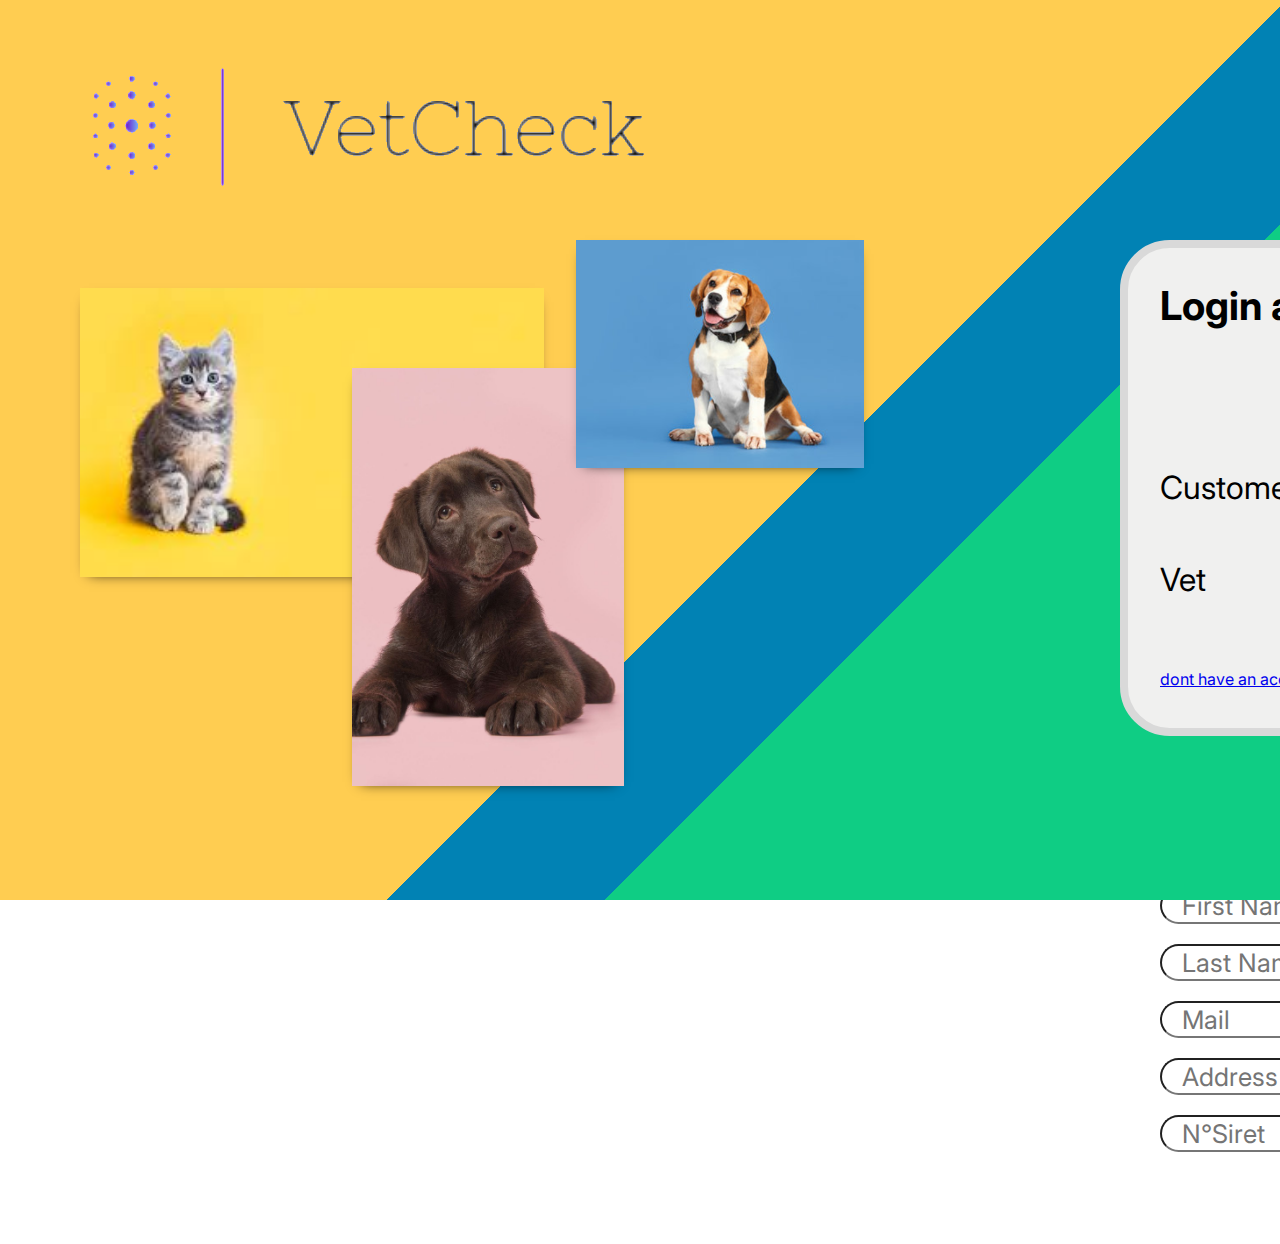
<file: backend/html/index.html>
<!DOCTYPE html>
<html lang="en">
<head>
  <meta charset="UTF-8">
  <meta http-equiv="X-UA-Compatible" content="IE=edge">
  <meta name="viewport" content="width=device-width, initial-scale=1.0">
  <link rel="preconnect" href="https://fonts.googleapis.com">
  <link rel="preconnect" href="https://fonts.gstatic.com" crossorigin>
  <link href="https://fonts.googleapis.com/css2?family=Inter:wght@400;500;700&display=swap" rel="stylesheet"> 
  <link rel="stylesheet" href="../css/LoginAs.css">
  <title>Vetchek Login as</title>
</head>
<body>

	<div>

		<div id="column">
		hello hello hello hello hello hello hello hello hello hello hello hello 
		hello hello hello hello hello hello hello hello hello hello hello hello 
		hello hello hello hello hello hello hello hello hello hello hello hello 
		hello hello hello hello hello hello hello hello hello hello hello hello 
		hello hello hello hello hello hello hello hello hello hello hello hello 
		hello hello hello hello hello hello hello hello hello hello hello hello 
		hello hello hello hello hello hello hello hello hello hello hello hello 
		hello hello hello hello hello hello hello hello hello hello hello hello 
		hello hello hello hello hello hello hello hello hello hello hello hello 
		hello hello hello hello hello hello hello hello hello hello hello hello 
		hello hello hello hello hello hello hello hello hello hello hello hello 
		hello hello hello hello hello hello hello hello hello hello hello hello 
		hello hello hello hello hello hello hello hello hello hello hello hello 
		hello hello hello hello hello hello hello hello hello hello hello hello 
		hello hello hello hello hello hello hello hello hello hello hello hello 
		hello hello hello hello hello hello hello hello hello hello hello hello 
		hello hello hello hello hello hello hello hello hello hello hello hello 
		hello hello hello hello hello hello hello hello hello hello hello hello 
		hello hello hello hello hello hello hello hello hello hello hello hello 
		hello hello hello hello hello hello hello hello hello hello hello hello 
		</div>
		

    <div id="how-displayed">

      <div id="design">
        <img id="logo-vetcheck" src="../images/LogoVetCheck.png">
        <img id="cat-yellow" src="../images/cat-Yellow.jpeg">
        <img id="dog-purple" src="../images/Dog-Purple.jpg">
        <img id="dog-blue" src="../images/Dog-Blue.png">
      </div>



      <div id="div-form">

        <form id="login-as" action="">

          <div id="div-display-login-as">
            
            <h2 id="login-as-text">Login as :</h2><br>

            <div class="div-inside-form">
              <label id="customer-text" for="radio-customer">Customer</label>
              <input id="radio-customer" type="radio" name="who_connect" value="Customer"><br>
            </div>
              
            <div class="div-inside-form">
              <label id="vet-text" for="radio-vet">Vet</label>
              <input id="radio-vet" class="radio" type="radio" name="who_connect" value="Vet"><br>
            </div>

            <div class="div-inside-form">
              <a id="link-dont-have-account" href="#">dont have an account yet ?</a>
              <input id="button-continue" type="submit" value="Continue">
            </div>
          </div>



          <div id="div-display-login">
            <div>
              <h2 id="login-text">Login</h2>
              <a id="sign-in-text" href="#">Sign in</a>
            </div>

            <div class="div-inside-form">
              <input id="mail" type="text" name="mail" placeholder="Mail">
            </div>

            <div class="div-inside-form">
              <input id="password" type="text" name="password" placeholder="Password">
            </div>

            <div class="div-inside-form">
              <a id="back" href="#">Back</a>
              <input id="button-login" type="submit" value="Login">
            </div>
          </div>
          


          <div id="div-display-sign-in">

            <a id="login-text-2" href="#">Login</a>
            <h2 id="sign-in-text-2">Sign in</h2>

            <div class="div-inside-form-sign">
              <input class="input-sign" type="text" name="first-name" placeholder="First Name">
            </div>
            
            <div class="div-inside-form-sign">
              <input class="input-sign" type="text" name="last-name" placeholder="Last Name">
            </div>

            <div class="div-inside-form-sign">
              <input class="input-sign" type="text" name="mail" placeholder="Mail">
            </div>
            
            <div class="div-inside-form-sign">
              <input class="input-sign" type="text" name="address" placeholder="Address">
            </div>

            <div class="div-inside-form-sign">
              <input class="input-sign" type="text" name="n-siret" placeholder="N°Siret">
            </div>
            
            <div class="div-inside-form-sign">
              <input id="button-sign-in" type="submit" value="Sign In">
            </div>
          </div>

        </form>

      </div>

    </div>

	</div>

  <script src="../js/LoginAs.js"></script>
  
</body>
</html>
</file>
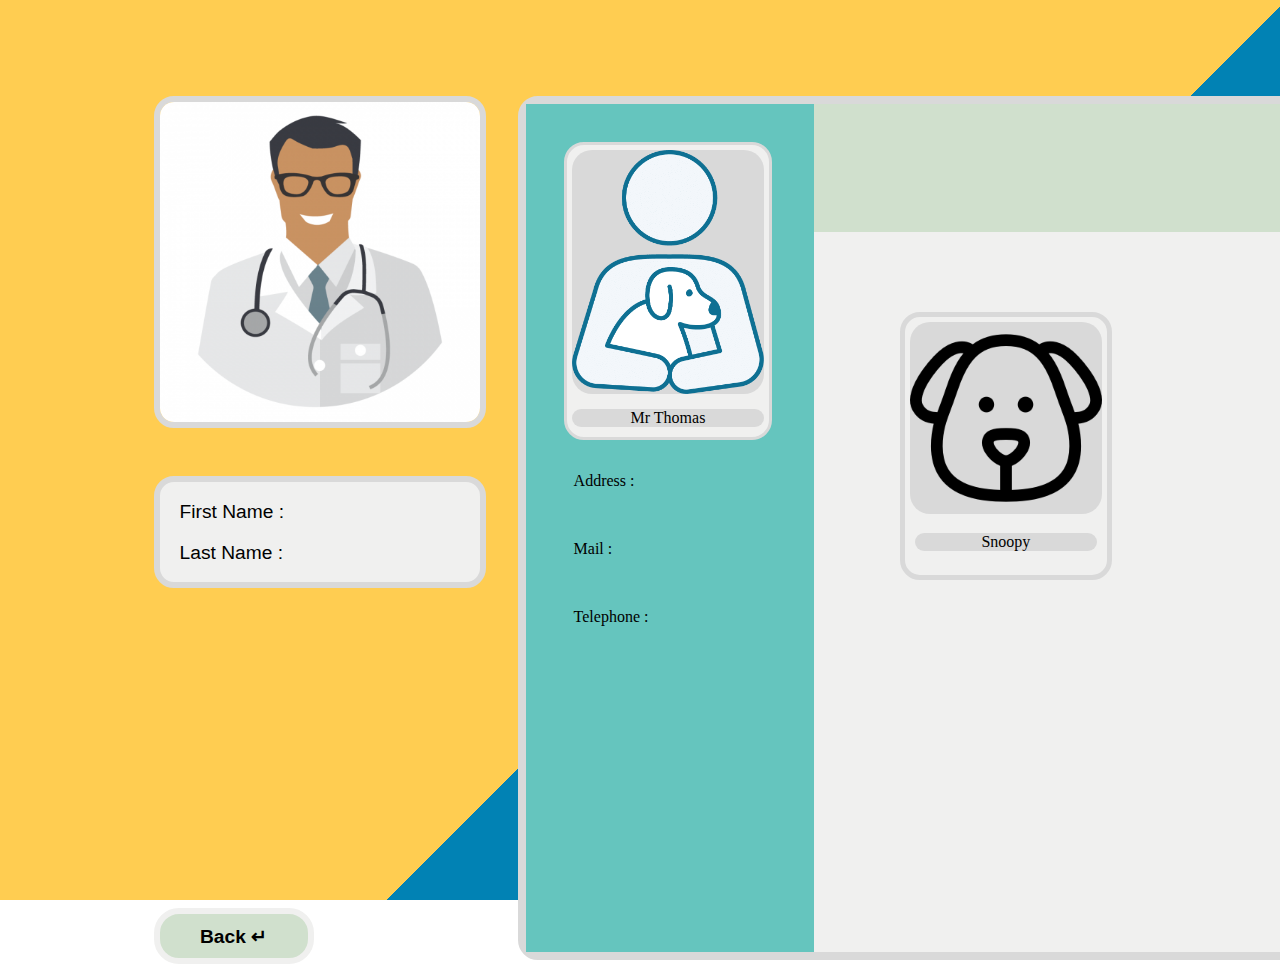
<file: backend/html/CustomerDetail.html>
<!DOCTYPE html>
<html lang="en">
<head>
  <meta charset="UTF-8">
  <meta http-equiv="X-UA-Compatible" content="IE=edge">
  <meta name="viewport" content="width=device-width, initial-scale=1.0">
  <link rel="stylesheet" href="../css/CustomerDetail.css">
  <title>Vetchek Template Login</title>
</head>
<body>

	<div>

		<div id="column">
		hello hello hello hello hello hello hello hello hello hello hello hello 
		hello hello hello hello hello hello hello hello hello hello hello hello 
		hello hello hello hello hello hello hello hello hello hello hello hello 
		hello hello hello hello hello hello hello hello hello hello hello hello 
		hello hello hello hello hello hello hello hello hello hello hello hello 
		hello hello hello hello hello hello hello hello hello hello hello hello 
		hello hello hello hello hello hello hello hello hello hello hello hello 
		hello hello hello hello hello hello hello hello hello hello hello hello 
		hello hello hello hello hello hello hello hello hello hello hello hello 
		hello hello hello hello hello hello hello hello hello hello hello hello 
		hello hello hello hello hello hello hello hello hello hello hello hello 
		hello hello hello hello hello hello hello hello hello hello hello hello 
		hello hello hello hello hello hello hello hello hello hello hello hello 
		hello hello hello hello hello hello hello hello hello hello hello hello 
		hello hello hello hello hello hello hello hello hello hello hello hello 
		hello hello hello hello hello hello hello hello hello hello hello hello 
		hello hello hello hello hello hello hello hello hello hello hello hello 
		hello hello hello hello hello hello hello hello hello hello hello hello 
		hello hello hello hello hello hello hello hello hello hello hello hello 
		hello hello hello hello hello hello hello hello hello hello hello hello 
		</div>

		<div id="how-displayed-vet-page">

			<div id="left-box-vet">

				<img id="veto-profil-pic" src="../images/VetoProfilePic.png">

				<div id="firstname-lastname-vet">
				<p>First Name :</p>
				<p>Last Name :</p>
				</div>

				<button id="back-button" >Back &#8629;</button>

			</div>

			<div id="right-box-vet">

				<div id="top-light-green"></div>
				<div id="left-light-blue"></div>

				<div id="client-box" >
					<img id="profil-pic-client" src="../images/ProfilePicClient.png">
					<p id="profil-client-text" >Mr Thomas</p>
				</div>

				<div id="client-info">
					<p>Address :</p><br>
					<p>Mail :</p><br>
					<p>Telephone :</p><br>
				</div>
				
				<div class="pet-box">
					
					<div class="pet-dog-cat-box" >
						<img class="icon-dog-cat" src="../images/IconeChien.png">
						<p class="dog-cat-text" >Snoopy</p>
					</div>
					
					<div class="pet-dog-cat-box" >
						<img class="icon-dog-cat" src="../images/Icone Chat.png">
						<p class="dog-cat-text" >Gato</p>
					</div>
					     
					<div class="pet-dog-cat-box" >
						<img class="icon-dog-cat" src="../images/IconeChien.png">
						<p class="dog-cat-text" >Snoopy</p>
					</div>
					
					<div class="pet-dog-cat-box" >
						<img class="icon-dog-cat" src="../images/Icone Chat.png">
						<p class="dog-cat-text" >Gato</p>
					</div>
				</div>

			</div>

		</div>
	</div>
	
	<script src="../js/CustomerDetail.js"></script>

</body>
</html>
</file>
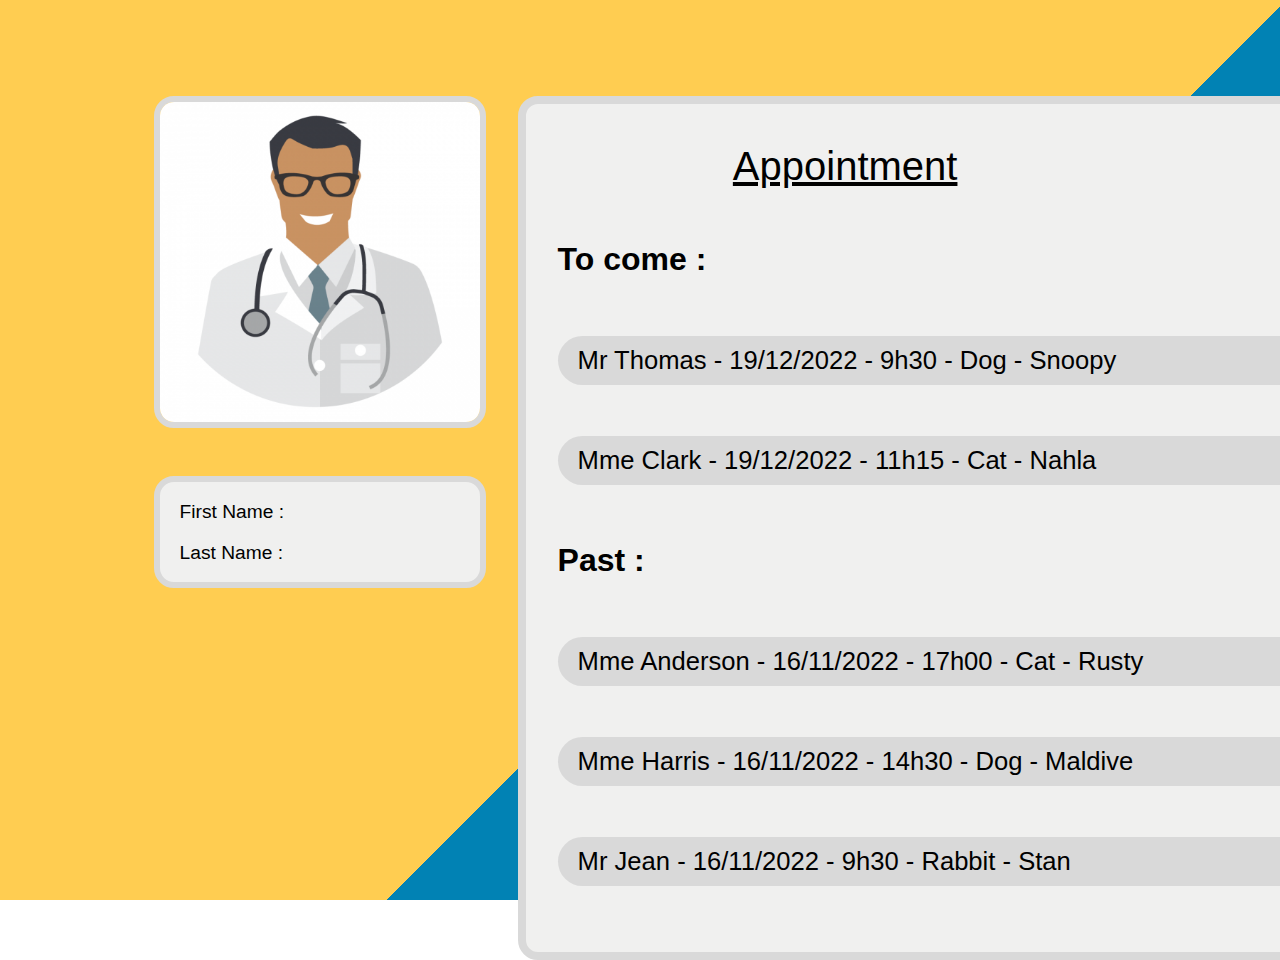
<file: backend/html/VetPage.html>
<!DOCTYPE html>
<html lang="en">
<head>
  <meta charset="UTF-8">
  <meta http-equiv="X-UA-Compatible" content="IE=edge">
  <meta name="viewport" content="width=device-width, initial-scale=1.0">
  <link rel="stylesheet" href="../css/VetPage.css">
  <title>Vetchek Template Login</title>
</head>
<body>

	<div>

		<div id="column">
		hello hello hello hello hello hello hello hello hello hello hello hello 
		hello hello hello hello hello hello hello hello hello hello hello hello 
		hello hello hello hello hello hello hello hello hello hello hello hello 
		hello hello hello hello hello hello hello hello hello hello hello hello 
		hello hello hello hello hello hello hello hello hello hello hello hello 
		hello hello hello hello hello hello hello hello hello hello hello hello 
		hello hello hello hello hello hello hello hello hello hello hello hello 
		hello hello hello hello hello hello hello hello hello hello hello hello 
		hello hello hello hello hello hello hello hello hello hello hello hello 
		hello hello hello hello hello hello hello hello hello hello hello hello 
		hello hello hello hello hello hello hello hello hello hello hello hello 
		hello hello hello hello hello hello hello hello hello hello hello hello 
		hello hello hello hello hello hello hello hello hello hello hello hello 
		hello hello hello hello hello hello hello hello hello hello hello hello 
		hello hello hello hello hello hello hello hello hello hello hello hello 
		hello hello hello hello hello hello hello hello hello hello hello hello 
		hello hello hello hello hello hello hello hello hello hello hello hello 
		hello hello hello hello hello hello hello hello hello hello hello hello 
		hello hello hello hello hello hello hello hello hello hello hello hello 
		hello hello hello hello hello hello hello hello hello hello hello hello 
		</div>

		<div id="how-displayed-vet-page">

			<div id="left-box-vet">

				<img id="veto-profil-pic" src="../images/VetoProfilePic.png">

				<div id="firstname-lastname-vet">
				<p>First Name :</p>
				<p>Last Name :</p>
				</div>

			</div>

			<div id="right-box-vet">

				<div id="appointment-customer">
					<a id="appointment-text" href="#">Appointment</a>
					<a id="customer-atext" href="#">Customer card</a>
				</div>
				
				<div id="side-appointment">
					<h3 class="rendez-vous-title" >To come :</h3>
					<p class="rendez-vous">Mr Thomas - 19/12/2022 - 9h30 - Dog - Snoopy</p>
					<p class="rendez-vous">Mme Clark - 19/12/2022 - 11h15 - Cat - Nahla</p>
					<h3 class="rendez-vous-title">Past :</h3>
					<p class="rendez-vous">Mme Anderson - 16/11/2022 - 17h00 - Cat - Rusty</p>
					<p class="rendez-vous">Mme Harris - 16/11/2022 - 14h30 - Dog - Maldive</p>
					<p class="rendez-vous">Mr Jean - 16/11/2022 - 9h30 - Rabbit - Stan</p>
					<p class="rendez-vous">Mr Libell - 15/11/2022 - 17h00 - Cat - Sky</p>
				</div>

				<div id="side-customer">

					<div class="client-box" >
						<img class="profil-pic-client" src="../images/ProfilePicClient.png">
						<p class="profil-client-text" >Mr Thomas</p>
					</div>

					<div class="client-box" >
						<img class="profil-pic-client" src="../images/ProfilePicClient.png">
						<p class="profil-client-text" >Mr Thomas</p>
					</div>

					<div class="client-box" >
						<img class="profil-pic-client" src="../images/ProfilePicClient.png">
						<p class="profil-client-text" >Mr Thomas</p>
					</div>

					<div class="client-box" >
						<img class="profil-pic-client" src="../images/ProfilePicClient.png">
						<p class="profil-client-text" >Mr Thomas</p>
					</div>

					<div class="client-box" >
						<img class="profil-pic-client" src="../images/ProfilePicClient.png">
						<p class="profil-client-text" >Mr Thomas</p>
					</div>

					<div class="client-box" >
						<img class="profil-pic-client" src="../images/ProfilePicClient.png">
						<p class="profil-client-text" >Mr Thomas</p>
					</div>

					<div class="client-box" >
						<img class="profil-pic-client" src="../images/ProfilePicClient.png">
						<p class="profil-client-text" >Mr Thomas</p>
					</div>

					<div class="client-box" >
						<img class="profil-pic-client" src="../images/ProfilePicClient.png">
						<p class="profil-client-text" >Mr Thomas</p>
					</div>

					<div class="client-box" >
						<img class="profil-pic-client" src="../images/ProfilePicClient.png">
						<p class="profil-client-text" >Mr Thomas</p>
					</div>

					<div class="client-box" >
						<img class="profil-pic-client" src="../images/ProfilePicClient.png">
						<p class="profil-client-text" >Mr Thomas</p>
					</div>

					<div class="client-box" >
						<img class="profil-pic-client" src="../images/ProfilePicClient.png">
						<p class="profil-client-text" >Mr Thomas</p>
					</div>

					<div class="client-box" >
						<img class="profil-pic-client" src="../images/ProfilePicClient.png">
						<p class="profil-client-text" >Mr Thomas</p>
					</div>

				</div>

			</div>

		</div>
	</div>
	
	<script src="../js/VetPage.js" ></script>

</body>
</html>
</file>
<file: backend/css/LoginAs.css>
html, body {
    background-image: linear-gradient(315deg, #0FCD84, #0FCD84 31%, #0182B4 31%, #0182B4 41%, #FFCD51 41%, #FFCD51 100%);
    background-repeat: no-repeat;
    margin: 0px;
    width: 100%;
    height: 100%;
}

#column {
    display: solid;
    position: absolute;
    z-index: -1;
    color: rgba(255, 127, 80, 0);
    background-color: rgba(255, 127, 80, 0.242);
    height: 100%;
    column-count: 12;
    column-gap: 40px;
    column-rule: 20px solid rgba(255, 255, 255, 0.196);
}




/* display: flex affiche la page login */
/* display: none affiche la page vet */
#how-displayed {
    display: flex;
    justify-content: space-around;
}





#design {
    background-color: rgba(0, 255, 255, 0);
    z-index: 0;
    height: 100%;
    width: 50%;
}

#cat-yellow {
    position: absolute;
    z-index: 0;
    width: 29rem;
    top: 18rem;
    left: 5rem;
    box-shadow: 0px 5px 13px -9px black;
}

#dog-purple {
    position: absolute;
    z-index: 1;
    width: 17rem;
    top: 23rem;
    left: 22rem;
    box-shadow: 0px 5px 13px -9px black;
}

#dog-blue {
    position: absolute;
    z-index: 2;
    width: 18rem;
    top: 15rem;
    left: 36rem;
    box-shadow: 0px 5px 13px -9px black;
}

#logo-vetcheck {
    position: absolute;
    left: 2.5rem;
}





#div-form {
    display: flex;
    width: 50%;
    height: 100%;
}

#login-as {
    background-color: #F0F0EF;
    border-style: solid;
    border-width: 8px;
    border-radius: 10%;
    border-color: #D9D9D9;
    position: absolute;
    top: 15rem;
    left: 70rem;
    width: 30rem;
    height: 30rem;
}

#div-display-login-as {
    display: flex;
    flex-direction: column;
    justify-content: space-around;
}

#login-as-text {
    font-size: 2.5rem;
    margin-left: 2rem;
    margin-bottom: 120px;
    font-family: 'Inter', sans-serif;
}

.div-inside-form {
    display: block;
    margin-bottom: 50px;
}

#customer-text {
    font-size: 2rem;
    margin-left: 2rem;
    font-family: 'Inter', sans-serif;
}

#radio-customer {
    margin-left: 12.8rem;
    margin-bottom: 0.7rem;
    width: 25px;
    height: 25px;
}

#vet-text {
    font-size: 2rem;
    margin-left: 2rem;
    font-family: 'Inter', sans-serif;
}

#radio-vet {
    margin-left: 19rem; 
    width: 25px;
    height: 25px;
    margin-bottom: 0.7rem;
}

#link-dont-have-account {
    margin-left: 2rem;
    font-family: 'Inter', sans-serif;
}

#button-continue {
    font-size: 1rem;
    margin-left: 6rem;
    padding: 1rem;
    background-color: #d9d9d9;
    border: none;
    border-color: #D9D9D9;
    border-radius: 2rem;
    font-family: 'Inter', sans-serif;
}





#div-display-login {
    display: none;
    flex-direction: column;
    justify-content: space-around;
    position:absolute;
    z-index: 0;
}

#login-text {
    font-size: 2.5rem;
    margin-left: 2rem;
    margin-bottom: 120px;
    font-family: 'Inter', sans-serif;
    display: inline-block;
}

#sign-in-text {
    font-size: 2.5rem;
    margin-left: 9rem;
    font-family: 'Inter', sans-serif;
    display: inline-block;
    color: #797C78;
}

#mail {
    font-size: 1.6rem;
    margin-left: 2rem;
    font-family: 'Inter', sans-serif;
    border-radius: 30px;
    padding-left: 20px;
    width: 380px;
    height: 50px;
}

#password {
    font-size: 1.6rem;
    margin-left: 2rem;
    font-family: 'Inter', sans-serif;
    border-radius: 30px;
    padding-left: 20px;
    width: 380px;
    height: 50px;
}

#back {
    margin-left: 2rem;
    font-size: 1.5rem;
    font-family: 'Inter', sans-serif;
}

#button-login {
    font-size: 1.3rem;
    margin-left: 16rem;
    padding: 1rem;
    padding-left: 2rem;
    padding-right: 2rem;
    background-color: #d9d9d9;
    border: none;
    border-color: #D9D9D9;
    border-radius: 2rem;
    font-family: 'Inter', sans-serif;
}





#div-display-sign-in {
    flex-direction: column;
    justify-content: space-around;
    position:absolute;
    z-index: -1;
}

#login-text-2 {
    font-size: 2.5rem;
    margin-left: 2rem;
    margin-bottom: 50px;
    font-family: 'Inter', sans-serif;
    display: inline-block;
    color: #797C78;
}

#sign-in-text-2 {
    font-size: 2.5rem;
    margin-left: 9rem;
    font-family: 'Inter', sans-serif;
    display: inline-block;
    color: #797C78;
}

.div-inside-form-sign {
    display: block;
    margin-bottom: 20px;
}

.input-sign {
    font-size: 1.6rem;
    margin-left: 2rem;
    font-family: 'Inter', sans-serif;
    border-radius: 30px;
    padding-left: 20px;
    width: 380px;
}

#button-sign-in {
    font-size: 1rem;
    margin-left: 20rem;
    padding: 1rem;
    padding-left: 2rem;
    padding-right: 2rem;
    background-color: #d9d9d9;
    border: none;
    border-color: #D9D9D9;
    border-radius: 2rem;
    font-family: 'Inter', sans-serif;
}
</file>
<file: backend/css/CustomerDetail.css>
html, body {
    background-image: linear-gradient(315deg, #0FCD84, #0FCD84 31%, #0182B4 31%, #0182B4 41%, #FFCD51 41%, #FFCD51 100%);
    background-repeat: no-repeat;
    margin: 0px;
    width: 100%;
    height: 100%;
}

#column {
    display: solid;
    position: absolute;
    z-index: -1;
    color: rgba(255, 127, 80, 0);
    background-color: rgba(255, 127, 80, 0.395);
    height: 100%;
    column-count: 12;
    column-gap: 40px;
    column-rule: 20px solid rgba(255, 255, 255, 0.379);
}





#how-displayed-vet-page {
    display: flex;
    flex-direction: row;
}



#left-box-vet {
    display: flex;
    flex-direction: column;
    align-items: flex-start;
}

#veto-profil-pic {
    width: 20rem;
    margin-top: 6rem;
    margin-left: 9.6rem;
    border-radius: 20px;
    border-color: #D9D9D9;
    border-style: solid;
    border-width: 6px;
}

#firstname-lastname-vet {
    margin-top: 3rem;
    margin-left: 9.6rem;
    font-size: 1.2rem;
    background-color: #F0F0EF;
    border-style: solid;
    border-width: 6px;
    border-radius: 20px;
    border-color: #D9D9D9;
    width: 300px;
    height: 100px;
    padding-left: 20px;
    font-family: 'Inter', sans-serif;
}

#back-button {
    margin-top: 20rem;
    margin-left: 9.6rem;
    font-size: 1.2rem;
    background-color: #D0E0CD;
    border-style: solid;
    border-width: 6px;
    border-radius: 25px;
    border-color: #F0F0EF;
    width: 10rem;
    height: 3.5rem;
    font-family: 'Inter', sans-serif;
    font-weight: bold;
    cursor: pointer;
}





#right-box-vet {
    position: relative;
    width: 90.29rem;
    height: 53rem;
    background-color: #F0F0EF;
    border-style: solid;
    border-width: 8px;
    border-radius: 20px;
    border-color: #D9D9D9;
    margin-top: 6rem;
    margin-left: 2rem;
}

#top-light-green {
    position: absolute;
    z-index: 0;
    height: 8rem;
    width: 90.29rem;
    background-color: #D0E0CD;
}

#left-light-blue {
    position: absolute;
    z-index: 1;
    height: 53rem;
    width: 18rem;
    background-color: #65C5BE;
}

#client-box {
    position: absolute;
    z-index: 2;
    display: flex;
    flex-direction: column;
    width: 12.625rem;
    height: 18.2rem;
    border-style: solid;
    border-width: 3px;
    border-radius: 20px;
    border-color: #D9D9D9;
    margin: 2.4rem;
    cursor: pointer;
    background-color: #F0F0EF;
}

#profil-pic-client {
    width: 12rem;
    background-color: #D9D9D9;
    border-radius: 20px;
    margin: 5px;
}

#profil-client-text {
    background-color: #D9D9D9;
    border-radius: 20px;
    text-align: center;
    margin: 10px 5px;
}

#client-info {
    position: absolute;
    z-index: 2;
    top: 22rem;
    left: 3rem;
}






.pet-box {
    display: flex;
    justify-content: space-around;
    flex-wrap: wrap;
    position: relative;
    top: 8rem;
    left: 18rem;
    width: 72.1rem;
    height: 44.8rem;
    overflow-y: scroll;
}

.pet-dog-cat-box {
    border: 5px solid #D9D9D9;
    border-radius: 20px;
    width: 12.6rem;
    height: 16.1rem;
    margin: 5rem 5rem;
    cursor: pointer;
}

.icon-dog-cat {
    width: 12rem;
    background-color: #D9D9D9;
    border-radius: 20px;
    margin: 5px;
}

.dog-cat-text {
    background-color: #D9D9D9;
    border-radius: 20px;
    text-align: center;
    margin: 10px;
}
</file>
<file: backend/css/VetPage.css>
html, body {
    background-image: linear-gradient(315deg, #0FCD84, #0FCD84 31%, #0182B4 31%, #0182B4 41%, #FFCD51 41%, #FFCD51 100%);
    background-repeat: no-repeat;
    margin: 0px;
    width: 100%;
    height: 100%;
}

#column {
    display: solid;
    position: absolute;
    z-index: -1;
    color: rgba(255, 127, 80, 0);
    background-color: rgba(255, 127, 80, 0.395);
    height: 100%;
    column-count: 12;
    column-gap: 40px;
    column-rule: 20px solid rgba(255, 255, 255, 0.379);
}





#how-displayed-vet-page {
    display: flex;
    flex-direction: row;
}



#left-box-vet {
    display: flex;
    flex-direction: column;
    align-items: flex-start;
}

#veto-profil-pic {
    width: 20rem;
    margin-top: 6rem;
    margin-left: 9.6rem;
    border-radius: 20px;
    border-color: #D9D9D9;
    border-style: solid;
    border-width: 6px;
}

#firstname-lastname-vet {
    margin-top: 3rem;
    margin-left: 9.6rem;
    font-size: 1.2rem;
    background-color: #F0F0EF;
    border-style: solid;
    border-width: 6px;
    border-radius: 20px;
    border-color: #D9D9D9;
    width: 300px;
    height: 100px;
    padding-left: 20px;
    font-family: 'Inter', sans-serif;
}





#right-box-vet {
    width: 90.29rem;
    height: 53rem;
    background-color: #F0F0EF;
    border-style: solid;
    border-width: 8px;
    border-radius: 20px;
    border-color: #D9D9D9;
    margin-top: 6rem;
    margin-left: 2rem;
}

#appointment-customer {
    display: flex;
    flex-direction: row;
    justify-content: space-around;
    margin-bottom: 20px;
}

#appointment-text {
    font-size: 2.5rem;
    margin-left: 2rem;
    margin-top: 2.5rem;
    font-family: 'Inter', sans-serif;
    color: black;
}

#customer-atext {
    font-size: 2.5rem;
    margin-left: 2rem;
    margin-top: 2.5rem;
    font-family: 'Inter', sans-serif;
    color: #797C78;
}

#side-appointment {
    display: flex;
    flex-direction: column;
    height: 44rem;
    overflow-y: scroll;
}

.rendez-vous-title {
    font-size: 2rem;
    margin-left: 2rem;
    font-family: 'Inter', sans-serif;
}

.rendez-vous {
    font-size: 1.6rem;
    margin-left: 2rem;
    font-family: 'Inter', sans-serif;
    border-radius: 30px;
    padding-top: 10px;
    padding-bottom: 10px;
    padding-left: 20px;
    width: 75rem;
    background-color: #D9D9D9;
}





#side-customer {
    display: none;
    justify-content: space-around;
    overflow-y: scroll;
    flex-wrap: wrap;
    height: 44rem;
}

.client-box {
    display: flex;
    flex-direction: column;
    width: 15.625rem;
    height: 22rem;
    border-style: solid;
    border-width: 3px;
    border-radius: 20px;
    border-color: #D9D9D9;
    margin: 2.5rem;
    cursor: pointer;
}

.profil-pic-client {
    width: 15rem;
    background-color: #D9D9D9;
    border-radius: 20px;
    margin: 5px;
}

.profil-client-text {
    background-color: #D9D9D9;
    border-radius: 20px;
    text-align: center;
    margin: 10px 5px;
}
</file>
